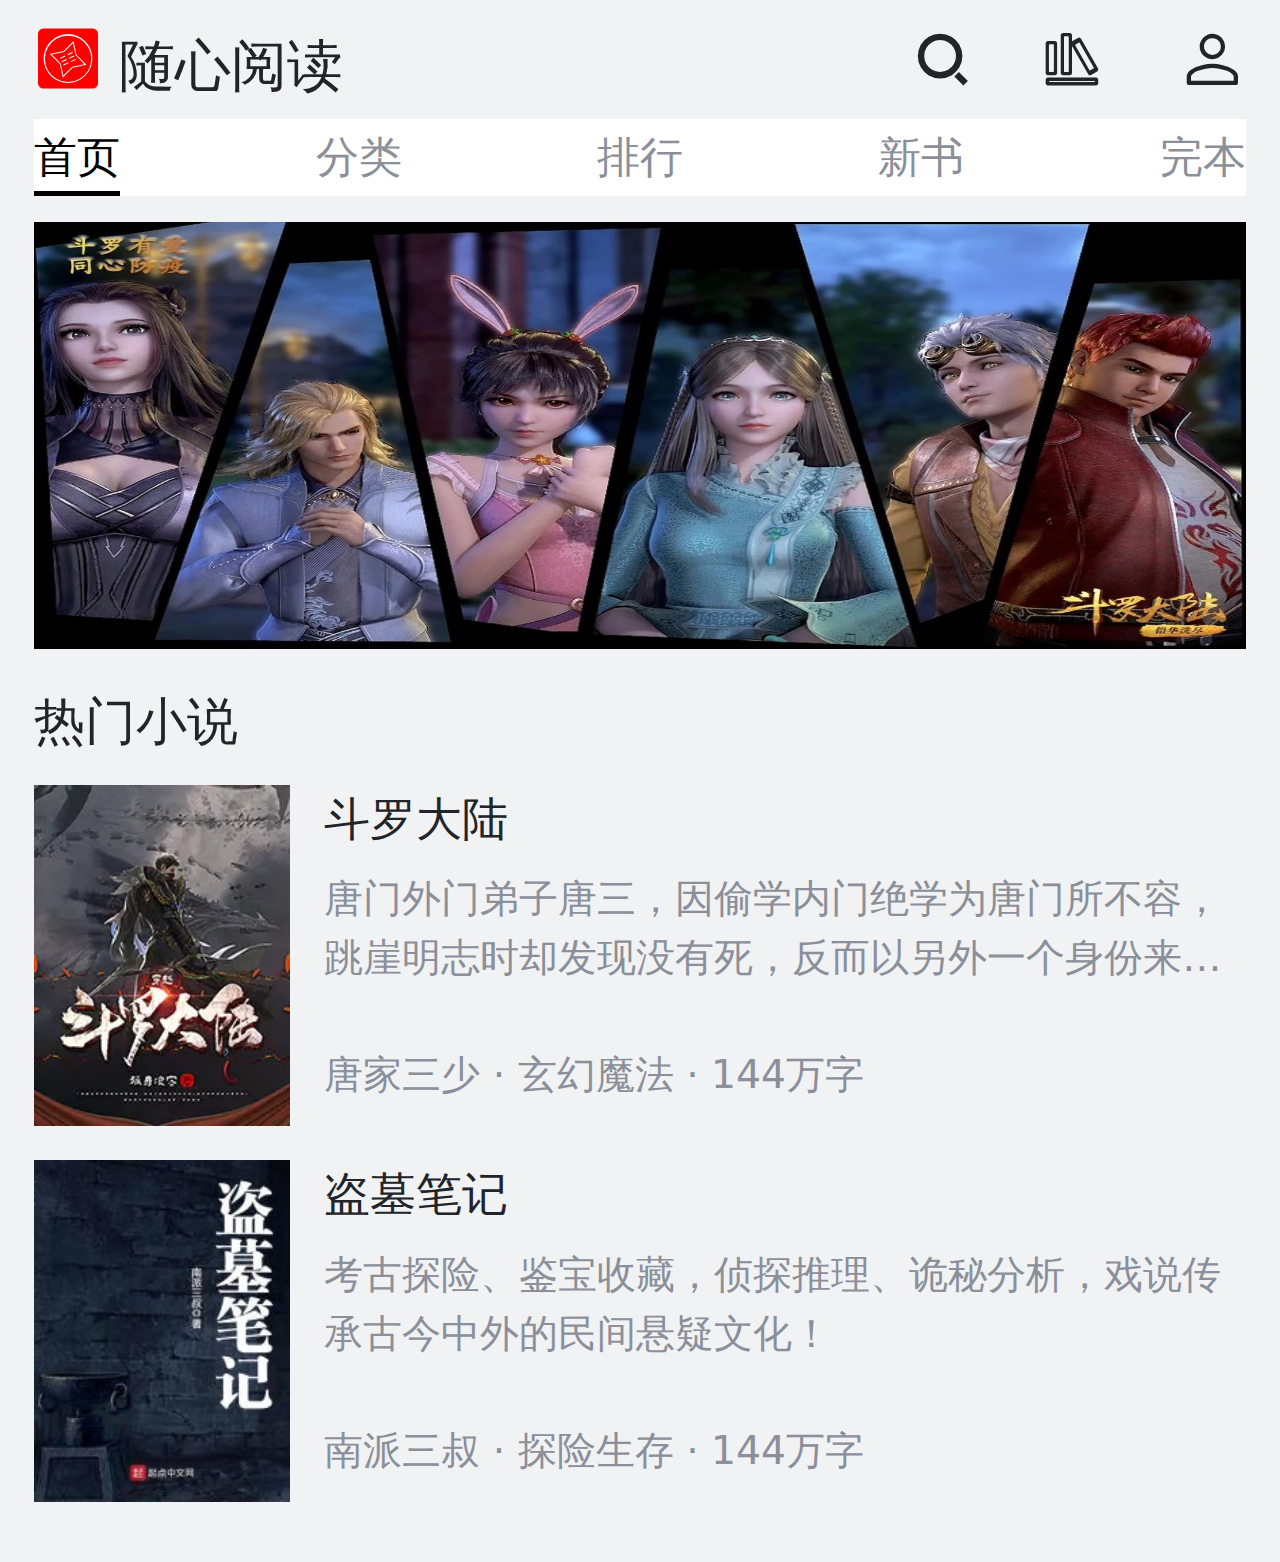
<file: index.html>
<!DOCTYPE html>
<html>
	<head>
		<meta charset="utf-8">
		<meta name="viewport" content="width=device-width, initial-scale=1.0">
		<link rel="stylesheet" href="index.css">
		<link rel="stylesheet" href="styles/reset.css">
		<link rel="stylesheet" href="styles/font/iconfont.css">
		<link rel="stylesheet" href="public/bootstrap/bootstrap.css">
		<link rel="stylesheet" href="public/bootstrap/bootstrap-icons.css">
		<script src="index.js"></script>
		<title>小说</title>
	</head>
	<body>
		<div class="content">
			<!-- 头部 -->
			<div class="head">
				<div class="head-left">
					<h6>
						<i class="icon iconfont icon-icon-test logo">
						</i>
						随心阅读
					</h6>
				</div>
				<div class="head-right">
					<i class="icon iconfont icon-sousuo"></i>
					<i class="icon iconfont icon-wodeshujia"></i>
					<i class="icon iconfont icon-yonghu-xianxing"></i>
				</div>
			</div>
			<!-- 导航 -->
			<div class="nav">
				<ul>
					<li>
						<a href="#">首页</a>
					</li>
					<li>
						<a href="#">分类</a>
					</li>
					<li>
						<a href="#">排行</a>
					</li>
					<li>
						<a href="#">新书</a>
					</li>
					<li>
						<a href="#">完本</a>
					</li>
				</ul>
			</div>
			<!-- 主体 -->
			<div class="main">
				<!-- 轮播图 -->
				<div class="carouse">
					<img src="images/main/douluo.jpeg" alt="">
				</div>

				<!-- 菜单 -->
				<div class="menu">
					<div class="popular">
						<h1>热门小说</h1>
						<ul class="popular-bd">
							<li class="book">
								<img src="images/main/fengmian.webp" alt="">
								<p class="a1"><a href="#">斗罗大陆</a></p>
								<p class="a2"><a href="#">
										唐门外门弟子唐三，因偷学内门绝学为唐门所不容，跳崖明志时却发现没有死，反而以另外一个身份来到了另一个世界，一个属于武魂的世界，名叫斗罗大陆。当唐门暗器来到斗罗大陆，当唐三武魂觉醒，他能否在这片武魂的世界再铸唐门的辉煌？他能否成为这个世界的主宰：神?</a>
								</p>
								<p class="a3"><a href="#">唐家三少 · 玄幻魔法 · 144万字</a></p>
							</li>
							<li class="book">
								<img src="images/main/daomubiji.jfif" alt="">
								<p class="a1"><a href="#">盗墓笔记</a></p>
								<p class="a2"><a href="#">
										考古探险、鉴宝收藏，侦探推理、诡秘分析，戏说传承古今中外的民间悬疑文化！</a></p>
								<p class="a3"><a href="#">南派三叔 · 探险生存 · 144万字</a></p>
							</li>
						</ul>




					</div>
					<div></div>
					<div></div>
					<div></div>

				</div>
				<!-- 底部 -->
				<div class="foot"></div>
			</div>
	</body>
</html>
</file>
<file: index.css>
.content{
	width: 7.5rem;
	/* height: 100%; */
	margin: 0 auto;
	background-color: rgb(240, 242, 244);
	overflow: hidden;
}
/* 头部 */
.head{
	width: 7.1rem;
	height: 0.5rem;
	margin: 0.1rem 0.2rem ;
}
.head .head-left {
	width: 2.5rem;
	height: 100%;
	float: left;
}
.head .head-left h6{
	height: 100%;
	font-size: 0.33rem;
	line-height: 0.5rem;
}
.head .head-left h6 .logo{
	font-size: 0.4rem;
	line-height: 0.5rem;
	color: red;
}
.head .head-right{
	width: 2rem;
	height: 100%;
	overflow: hidden;
	float: right;
	position: relative;
}
.head .head-right>i{
	position: absolute;
	line-height: 0.5rem;
}
.head .head-right>i:nth-child(1){
	font-size: 0.45rem;
	left: 0;
}
.head .head-right>i:nth-child(2){
	font-size: 0.33rem;
	left: 0.8rem;
}
.head .head-right>i:nth-child(3){
	font-size: 0.40rem;
	right: 0;
}

/* 导航 */
.nav{
	width: 7.1rem;
	margin: 0.1rem 0.2rem;
}
.nav ul{
	width: 100%;
	height: 0.45rem;
	display: flex;
	justify-content: space-between;
	background: #fff;
}
.nav ul li{
	font-size: 0.25rem;
	line-height: 0.45rem;
	color: #8a8f99;
}
.nav ul li:nth-child(1){
	color: #000;
	border-bottom: 0.03rem solid ;
}
.nav ul li:hover{
	color: #000;
}
/* 主体 */
.main{
	width: 7.1rem;
	/* height: 100%; */
	margin: 0.15rem 0.2rem;
	overflow: hidden;
}
/* 轮播图 */
.main .carouse{
	width: 7.1rem;
	height: 2.5rem;
	margin-bottom: .2rem;
	background-color: pink;
}
.main .carouse img{
	width: 7.1rem;
	height: 2.5rem;
}
/* 菜单 */
.main .menu{
	width: 7.1rem;
}
.menu .popular{
	width: 7.1rem;
}
.menu .popular h1{
	font-size: 0.3rem;
	margin-bottom: 0.15rem;
}
.menu .popular .popular-bd{
	width: 100%;
	display: flex;
	flex-direction: column;
}
.menu .popular .popular-bd .book{
	width: 100%;
	height: 2rem;
	margin-bottom: .2rem;
}
.menu .popular .popular-bd .book img{
	width: 1.5rem;
	height: 2rem;
	float: left;
}
.menu .popular .popular-bd .book .a1{
	font-size: 0.27rem;
	float: left;
	margin-left: .2rem;
}
.menu .popular .popular-bd .book .a2{
	width: 5.3rem;
	height: 0.73rem;
	margin:.5rem 0 .3rem 1.7rem ;
	font-size: 0.23rem;
	color: #8a8f99;
	overflow:hidden;
	text-overflow:ellipsis;
	display:-webkit-box;
	-webkit-line-clamp:2;
	-webkit-box-orient:vertical;
}
.menu .popular .popular-bd .book .a3{
	font-size: 0.23rem;
	color: #8a8f99;
	margin-left: 1.7rem;
}
</file>
<file: styles/font/iconfont.css>
@font-face {
  font-family: "iconfont"; /* Project id 3636562 */
  src: url('iconfont.woff2?t=1663482172195') format('woff2'),
       url('iconfont.woff?t=1663482172195') format('woff'),
       url('iconfont.ttf?t=1663482172195') format('truetype');
}

.iconfont {
  font-family: "iconfont" !important;
  font-size: 16px;
  font-style: normal;
  -webkit-font-smoothing: antialiased;
  -moz-osx-font-smoothing: grayscale;
}

.icon-yonghu-xianxing:before {
  content: "\e8c8";
}

.icon-sousuo:before {
  content: "\eafe";
}

.icon-icon-test:before {
  content: "\e63b";
}

.icon-wodeshujia:before {
  content: "\e63e";
}
</file>
